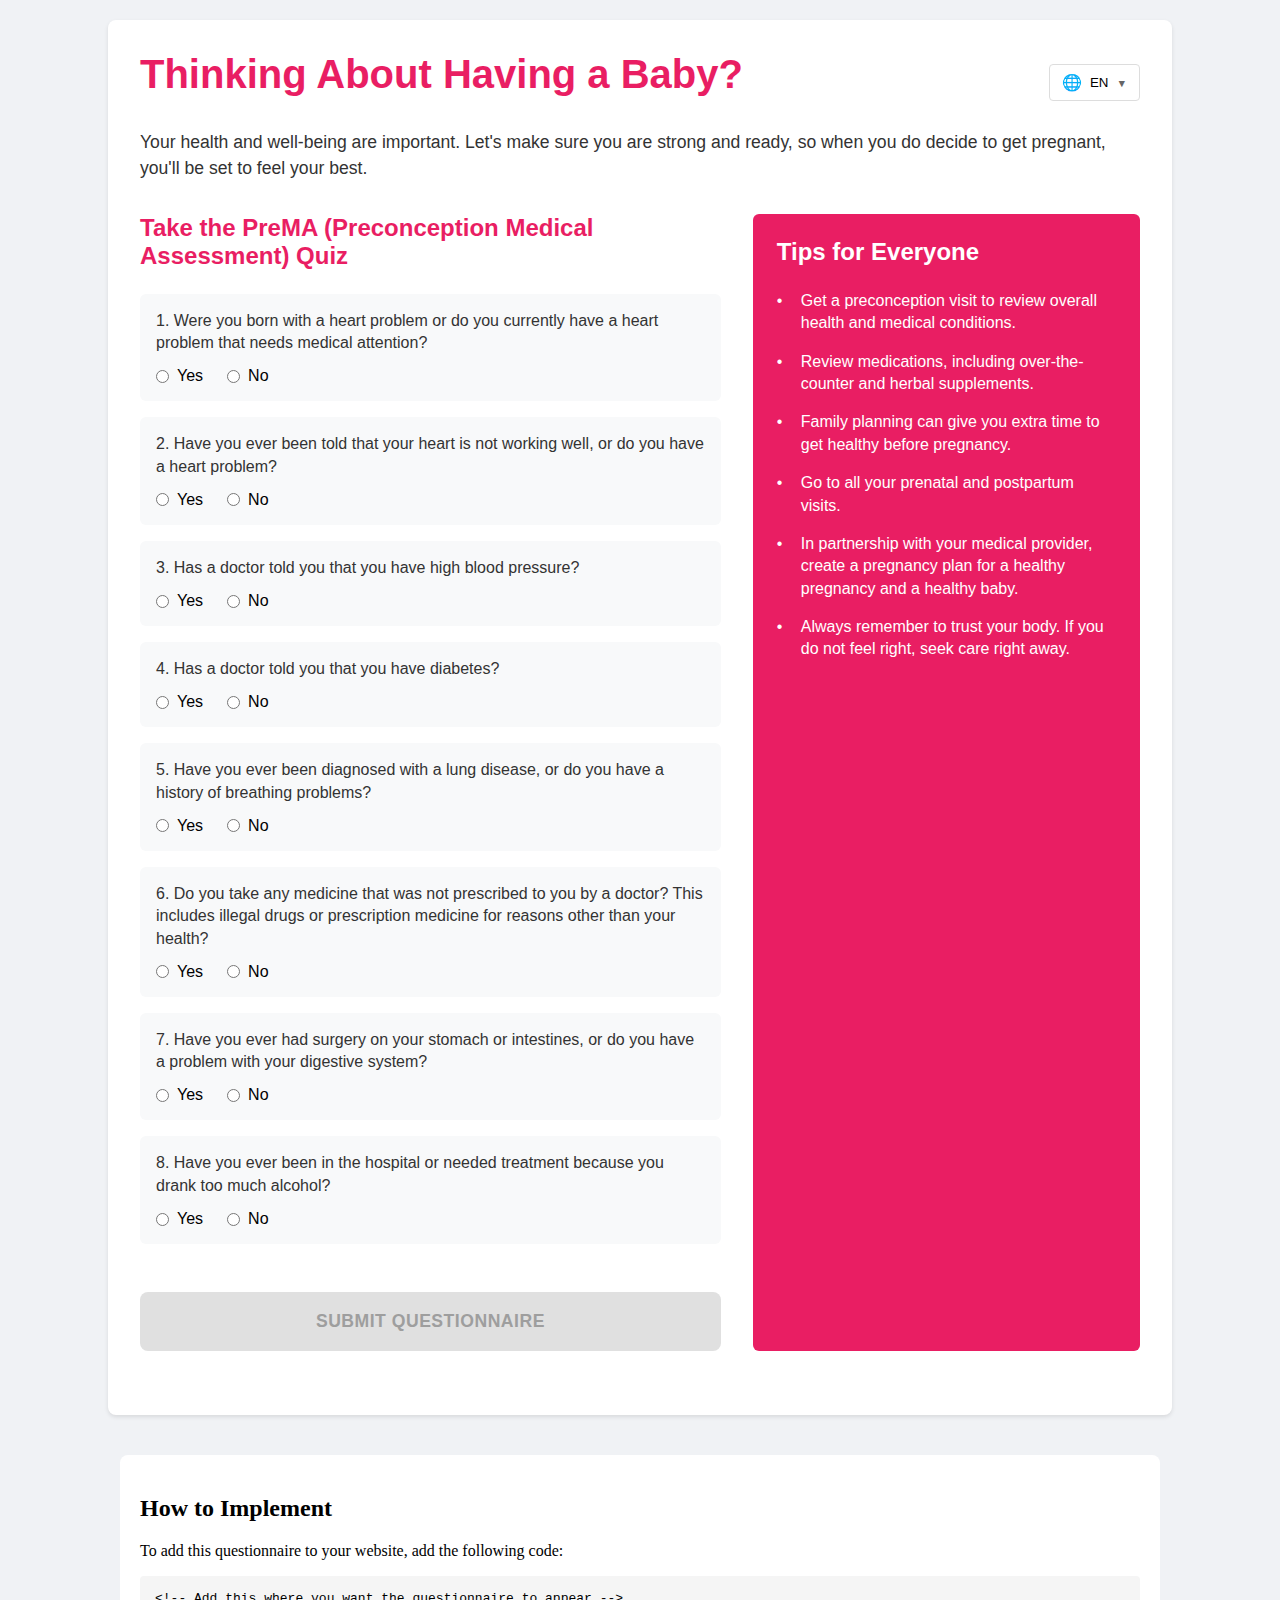
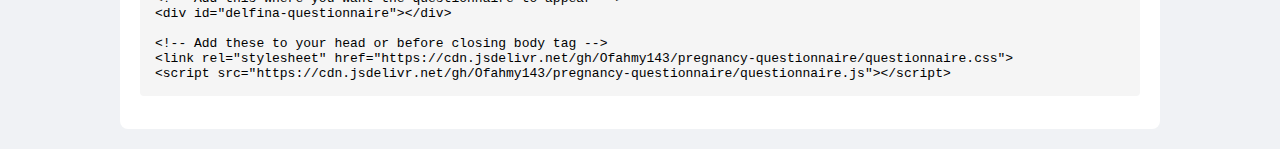
<file: index.html>
<!DOCTYPE html>
<html lang="en">
  <head>
    <meta charset="UTF-8" />
    <meta name="viewport" content="width=device-width, initial-scale=1.0" />
    <title>Delfina Questionnaire Demo</title>
    <link
      rel="stylesheet"
      href="questionnaire.css"
    />
  </head>
  <body
    style="background: #f0f2f5; min-height: 100vh; margin: 0; padding: 20px"
  >
    <!-- Demo implementation -->
    <div id="delfina-questionnaire"></div>

    <!-- Implementation instructions -->
    <div
      style="
        max-width: 1000px;
        margin: 40px auto 0;
        padding: 20px;
        background: white;
        border-radius: 8px;
      "
    >
      <h2>How to Implement</h2>
      <p>To add this questionnaire to your website, add the following code:</p>
      <pre
        style="
          background: #f5f5f5;
          padding: 15px;
          border-radius: 4px;
          overflow-x: auto;
        "
      >
&lt;!-- Add this where you want the questionnaire to appear -->
&lt;div id="delfina-questionnaire">&lt;/div>

&lt;!-- Add these to your head or before closing body tag -->
&lt;link rel="stylesheet" href="https://cdn.jsdelivr.net/gh/Ofahmy143/pregnancy-questionnaire/questionnaire.css">
&lt;script src="https://cdn.jsdelivr.net/gh/Ofahmy143/pregnancy-questionnaire/questionnaire.js">&lt;/script></pre
      >
    </div>
    <script src="questionnaire.js"></script>
  </body>
</html>
</file>
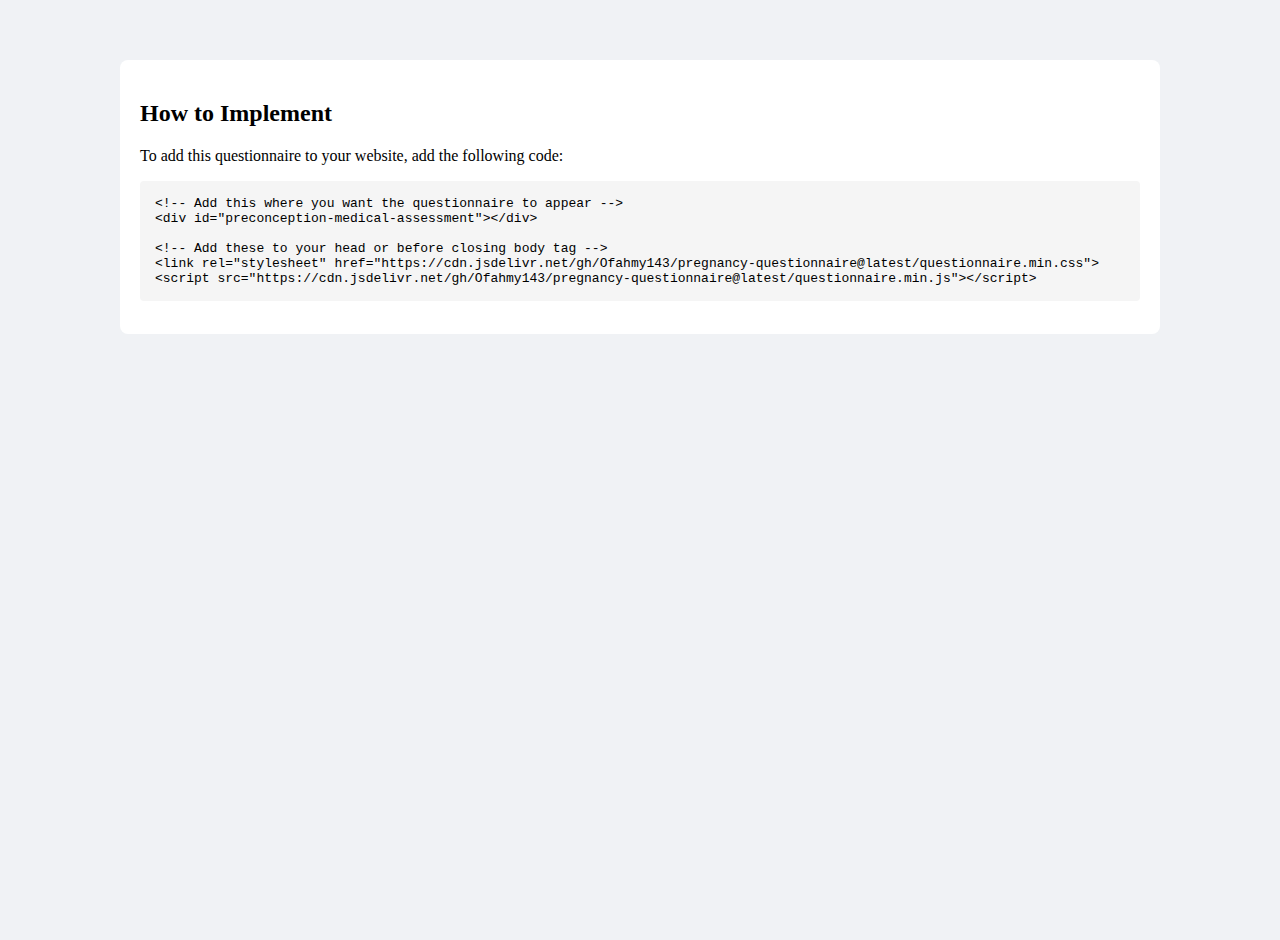
<file: preview.html>
<!DOCTYPE html>
<html lang="en">
  <head>
    <meta charset="UTF-8" />
    <meta name="viewport" content="width=device-width, initial-scale=1.0" />
    <title>Preconception Medical Assessment Demo</title>
    <link rel="stylesheet" href="questionnaire.min.css" />
  </head>
  <body
    style="background: #f0f2f5; min-height: 100vh; margin: 0; padding: 20px"
  >
    <!-- Demo implementation -->
    <div id="preconception-medical-assessment"></div>

    <!-- Implementation instructions -->
    <div
      style="
        max-width: 1000px;
        margin: 40px auto 0;
        padding: 20px;
        background: white;
        border-radius: 8px;
      "
    >
      <h2>How to Implement</h2>
      <p>To add this questionnaire to your website, add the following code:</p>
      <pre
        style="
          background: #f5f5f5;
          padding: 15px;
          border-radius: 4px;
          overflow-x: auto;
        "
      >
&lt;!-- Add this where you want the questionnaire to appear -->
&lt;div id="preconception-medical-assessment">&lt;/div>

&lt;!-- Add these to your head or before closing body tag -->
&lt;link rel="stylesheet" href="https://cdn.jsdelivr.net/gh/Ofahmy143/pregnancy-questionnaire@latest/questionnaire.min.css">
&lt;script src="https://cdn.jsdelivr.net/gh/Ofahmy143/pregnancy-questionnaire@latest/questionnaire.min.js">&lt;/script></pre
      >
    </div>
    <script src="questionnaire.min.js"></script>
  </body>
</html>
</file>
<file: questionnaire.css>
/* Reset and base styles */
.delfina-container * {
  box-sizing: border-box;
  margin: 0;
  padding: 0;
}

.delfina-container {
  font-family: -apple-system, BlinkMacSystemFont, "Segoe UI", Roboto, Oxygen,
    Ubuntu, Cantarell, sans-serif;
  max-width: 1000px;
  margin: 0 auto;
  padding: 2rem;
  background: #fff;
  border-radius: 8px;
  box-shadow: 0 2px 4px rgba(0, 0, 0, 0.1);
}

/* Header styles */
.delfina-header {
  text-align: left;
  margin-bottom: 2rem;
}

.delfina-header h1 {
  color: #e91e63;
  font-size: 2.5rem;
  margin-bottom: 1rem;
  font-weight: bold;
}

.delfina-header p {
  color: #333;
  font-size: 1.1rem;
  line-height: 1.5;
}

/* Content layout */
.delfina-content {
  display: grid;
  grid-template-columns: 3fr 2fr;
  gap: 2rem;
  margin-bottom: 2rem;
}

/* Questions section */
.delfina-questions h2 {
  color: #e91e63;
  font-size: 1.5rem;
  margin-bottom: 1.5rem;
}

.question-item {
  background: #f8f9fa;
  padding: 1rem;
  margin-bottom: 1rem;
  border-radius: 6px;
}

.question-item p {
  color: #333;
  margin-bottom: 0.8rem;
  font-size: 1rem;
  line-height: 1.4;
}

.question-options {
  display: flex;
  gap: 1.5rem;
}

.question-options label {
  display: flex;
  align-items: center;
  gap: 0.5rem;
  cursor: pointer;
}

.question-options input[type="radio"] {
  cursor: pointer;
}

/* Submit button */
.submit-button {
  background-color: #e0e0e0;
  color: #9e9e9e;
  border: none;
  padding: 1.2rem 2rem;
  font-size: 1.1rem;
  border-radius: 8px;
  cursor: not-allowed;
  margin-top: 2rem;
  width: 100%;
  transition: all 0.3s ease;
  text-transform: uppercase;
  letter-spacing: 0.5px;
  font-weight: 600;
  box-shadow: 0 2px 4px rgba(0, 0, 0, 0.1);
}

.submit-button-active {
  background-color: #e91e63;
  color: white;
  cursor: pointer;
  box-shadow: 0 4px 6px rgba(233, 30, 99, 0.2);
}

.submit-button-active:hover {
  background-color: #d81b60;
  transform: translateY(-1px);
  box-shadow: 0 6px 8px rgba(233, 30, 99, 0.25);
}

.submit-button:disabled {
  transform: none;
  box-shadow: none;
}

/* Tips section */
.delfina-tips {
  background: #e91e63;
  color: white;
  padding: 1.5rem;
  border-radius: 6px;
}

.delfina-tips h2 {
  font-size: 1.5rem;
  margin-bottom: 1.5rem;
}

.tips-list {
  list-style: none;
}

.tips-list li {
  margin-bottom: 1rem;
  padding-left: 1.5rem;
  position: relative;
  line-height: 1.4;
}

.tips-list li::before {
  content: "•";
  position: absolute;
  left: 0;
  color: white;
}

/* Results section */
.result-section {
  margin-top: 3rem;
  padding-top: 2rem;
  border-top: 2px solid #f5f5f5;
}

.result-section h2 {
  color: #333;
  font-size: 2rem;
  margin-bottom: 2rem;
  text-align: center;
}

.result-box {
  padding: 2.5rem;
  border-radius: 12px;
  color: white;
  box-shadow: 0 8px 16px rgba(0, 0, 0, 0.1);
  max-width: 800px;
  margin: 0 auto;
}

.result-header {
  display: flex;
  align-items: center;
  justify-content: space-between;
  margin-bottom: 1.5rem;
  padding-bottom: 1.5rem;
  border-bottom: 1px solid rgba(255, 255, 255, 0.2);
}

.result-count {
  font-size: 1.8rem;
  font-weight: bold;
}

.result-icon {
  font-size: 2rem;
}

.result-message {
  line-height: 1.8;
  font-size: 1.1rem;
  letter-spacing: 0.2px;
}

/* Result box variations */
.high-risk {
  background: linear-gradient(135deg, #e91e63 0%, #c2185b 100%);
}

.medium-risk {
  background: linear-gradient(135deg, #ff4081 0%, #f50057 100%);
}

.low-risk {
  background: linear-gradient(135deg, #4caf50 0%, #388e3c 100%);
}

/* Responsive design */
@media (max-width: 768px) {
  .delfina-content {
    grid-template-columns: 1fr;
  }

  .delfina-container {
    padding: 1rem;
  }

  .delfina-header h1 {
    font-size: 2rem;
  }
}
</file>
<file: questionnaire.min.css>
.delfina-container *{box-sizing:border-box;margin:0;padding:0}.delfina-container{font-family:-apple-system,BlinkMacSystemFont,"Segoe UI",Roboto,Oxygen,Ubuntu,Cantarell,sans-serif;max-width:1000px;margin:0 auto;padding:2rem;background:#fff;border-radius:8px;box-shadow:0 2px 4px rgba(0,0,0,.1);line-height:1.6;-webkit-font-smoothing:antialiased;-moz-osx-font-smoothing:grayscale}.delfina-header{text-align:left;margin-bottom:2rem}.delfina-header h1{color:#e91e63;font-size:2.25rem;margin-bottom:1rem;font-weight:700;line-height:1.2;letter-spacing:-.01em}.delfina-header p{color:#333;font-size:1.125rem;font-weight:400;max-width:720px;margin-bottom:2rem;line-height:1.6}.delfina-content{position:relative;display:flex;gap:2rem;margin-bottom:2rem;border-bottom:1px solid rgba(0,0,0,.1)!important;padding-bottom:4rem}.delfina-questions{flex:1}.delfina-questions h2{color:#e91e63;font-size:1.75rem;margin-bottom:1.5rem;font-weight:600;line-height:1.3}.question-item{margin-bottom:1.5rem;padding:1rem;border-radius:8px;background:#fff;box-shadow:0 1px 3px rgba(0,0,0,.05)}.question-item p{margin-bottom:.875rem;font-size:1.0625rem;font-weight:400;color:#2d3748;line-height:1.5}.question-options{display:flex;gap:1.5rem}.question-options label{display:inline-flex;align-items:center;margin-right:2rem;cursor:pointer;padding:.4rem .8rem;border-radius:16px;transition:all .2s ease;background:#f5f5f5;border:1px solid #e0e0e0}.question-options label:hover{background:#f0f0f0}.question-options input[type=radio]{-webkit-appearance:none;-moz-appearance:none;appearance:none;width:16px;height:16px;border:2px solid #757575;border-radius:50%;margin-right:6px;position:relative;transition:all .2s ease}.question-options input[type=radio]:checked{border-color:#4a5568;background:#4a5568}.question-options input[type=radio]:checked::after{content:"";position:absolute;width:6px;height:6px;background:#fff;border-radius:50%;top:50%;left:50%;transform:translate(-50%,-50%)}.question-options input[type=radio]:checked+span{color:#4a5568;font-weight:500}.question-options label:hover input[type=radio]{border-color:#4a5568}.question-options input[type=radio]:focus{outline:0;box-shadow:0 0 0 2px rgba(74,85,104,.2)}.submit-button{background-color:#e0e0e0;color:#9e9e9e;border:none;padding:1.2rem 2rem;font-size:1.1rem;border-radius:8px;cursor:not-allowed;margin-top:2rem;width:100%;transition:all .3s ease;text-transform:uppercase;letter-spacing:.5px;font-weight:600;box-shadow:0 2px 4px rgba(0,0,0,.1)}.submit-button-active{background-color:#e91e63;color:#fff;cursor:pointer;box-shadow:0 4px 6px rgba(233,30,99,.2)}.submit-button-active:hover{background-color:#d81b60;transform:translateY(-1px);box-shadow:0 6px 8px rgba(233,30,99,.25)}.submit-button:disabled{transform:none;box-shadow:none}.delfina-tips{width:350px;background:#e91e63;color:#fff;padding:1.5rem;border-radius:6px;height:fit-content;position:sticky;top:20px}.delfina-tips h2{display:flex;align-items:center;gap:.5rem;margin-bottom:1rem}.tips-icon{font-size:1.25rem}.tips-list{list-style:none;padding:0;margin:0}.tips-list li{position:relative;padding-left:1.5rem;margin-bottom:.75rem}.tips-list li:not(:last-child)::before{content:"•";position:absolute;left:.5rem;top:0}.tips-list li:last-child{padding-left:0;font-weight:600}.result-section{width:100%;margin-top:2rem}.result-section h2{color:#333;font-size:2rem;margin-bottom:2rem;text-align:center}.result-box{width:100%;padding:1.5rem;border-radius:4px}.result-header{display:flex;justify-content:space-between;align-items:center;width:100%;margin-bottom:1rem}.result-count{font-size:1.25rem;font-weight:600}.result-icon{font-size:1.5rem;display:inline-flex;align-items:center;justify-content:center}.low-risk .result-icon{color:#4caf50}.medium-risk .result-icon{color:#ff9800}.high-risk .result-icon{color:#f44336}.result-message{width:100%}.low-risk{background-color:#c8e6c9;border-left:4px solid #2e7d32}.medium-risk{background-color:#ffe0b2;border-left:4px solid #f57c00}.high-risk{background-color:#ffcdd2;border-left:4px solid #c62828}.result-content{width:100%}.result-box p{width:100%;margin:0}@media (max-width:768px){.delfina-content{flex-direction:column}.delfina-tips{width:100%;position:static}}@media (max-width:480px){.delfina-header h1{font-size:1.75rem}.delfina-header p{font-size:1rem}.question-item p{font-size:1rem}}.header-content{display:flex;justify-content:space-between;align-items:center;margin-bottom:1rem}.language-selector{position:relative;display:inline-block}.lang-dropdown-btn{display:flex;align-items:center;gap:8px;padding:8px 12px;border:1px solid #ddd;background:#fff;cursor:pointer;border-radius:4px;transition:all .3s ease;font-size:.9375rem;font-weight:500}.lang-dropdown-btn:hover{background:#f0f0f0}.globe-icon{font-size:1.2em}.dropdown-arrow{font-size:.8em;color:#666}.lang-dropdown-content{display:none;position:absolute;right:0;top:100%;background:#fff;min-width:120px;box-shadow:0 2px 5px rgba(0,0,0,.2);border-radius:4px;z-index:1000}.language-selector.active .lang-dropdown-content{display:block}.lang-dropdown-content a{display:block;padding:8px 12px;text-decoration:none;color:#333;font-size:.9375rem;font-weight:400}.lang-dropdown-content a:hover{background:#f0f0f0}.lang-dropdown-content a.active{background:#007bff;color:#fff}.logo-placeholder{text-align:center;margin-top:2.5rem;font-size:.875rem;font-weight:400}.logo-placeholder img{vertical-align:middle;margin-right:.5rem;height:20px}.question-options{margin-top:.5rem}
</file>
